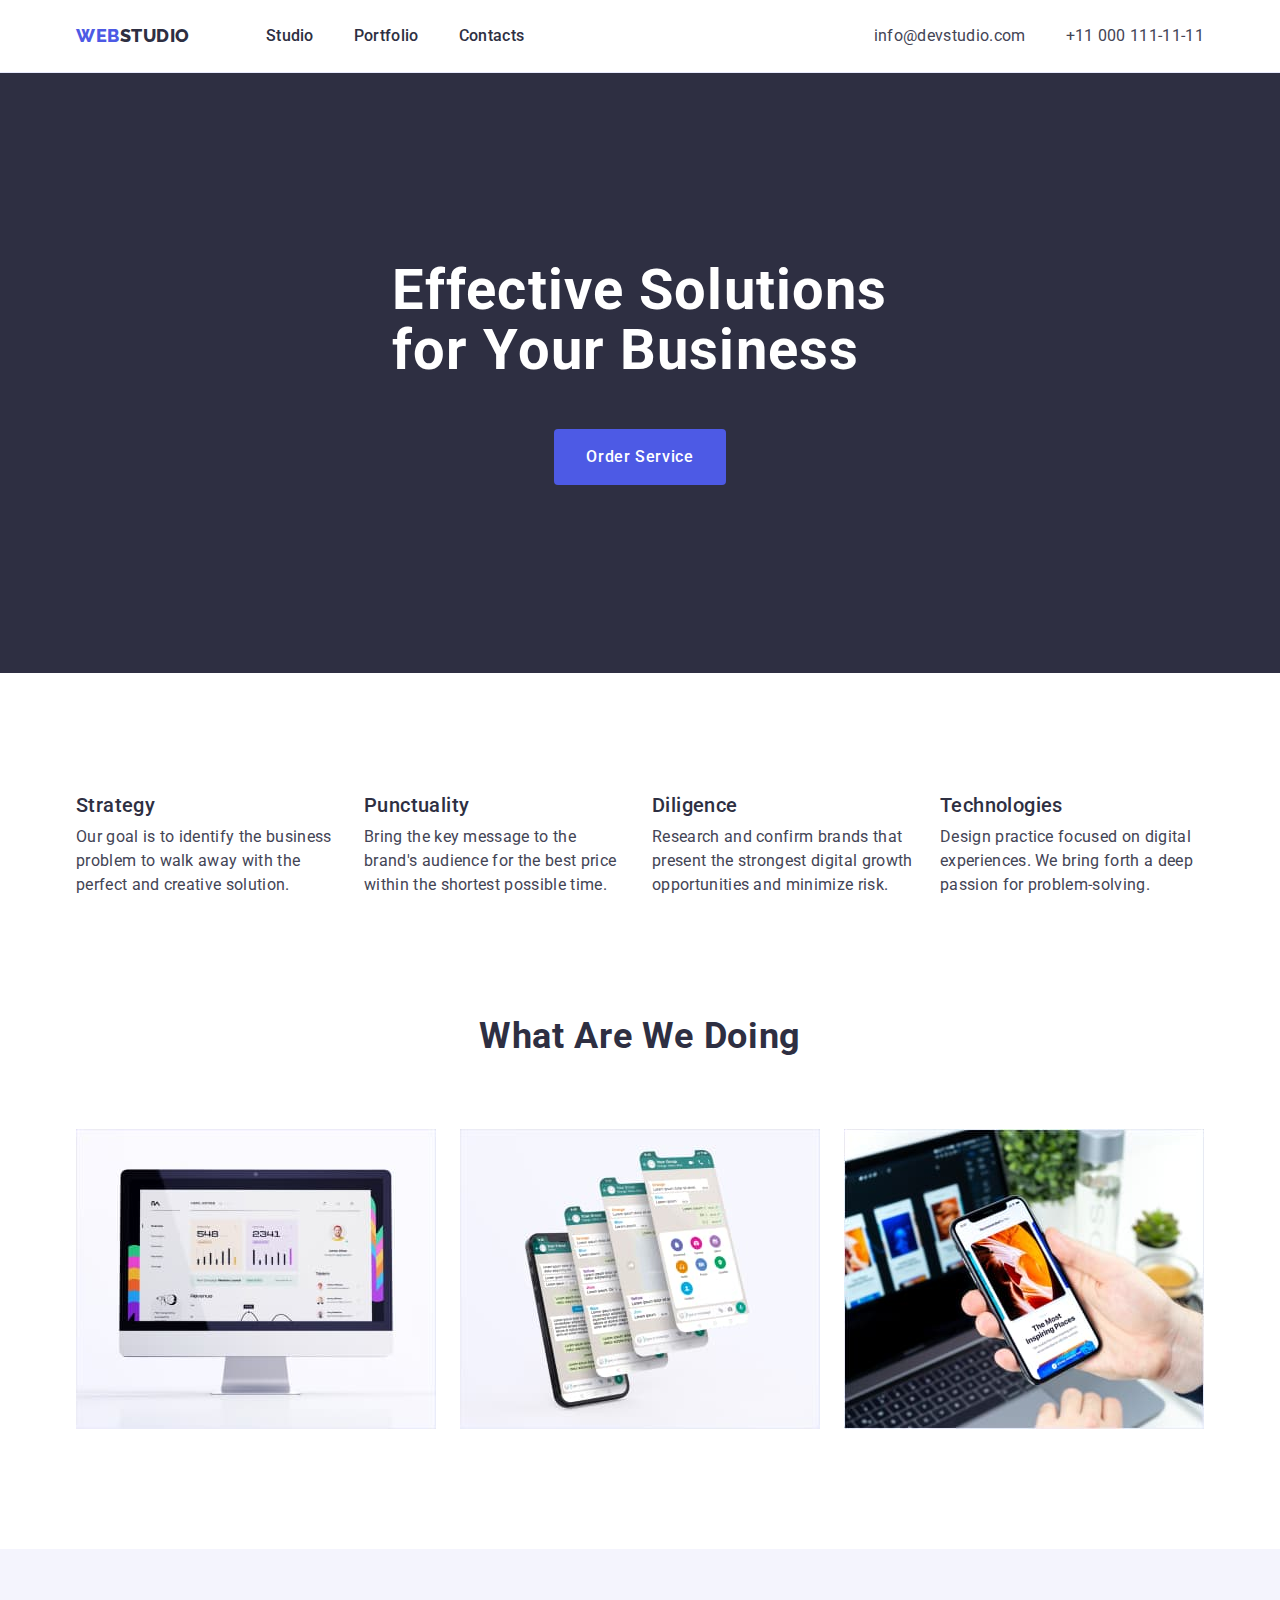
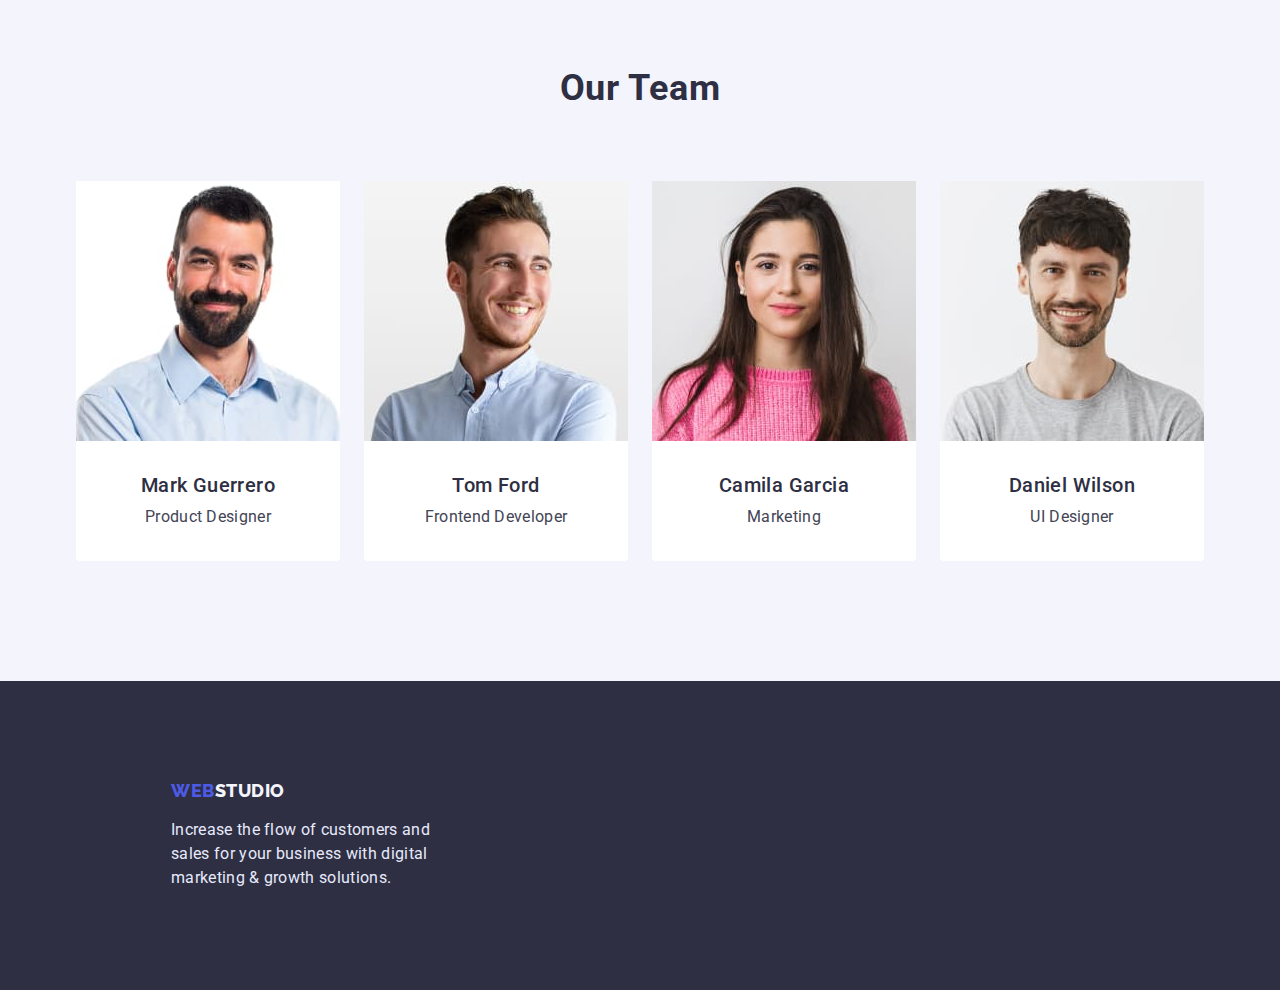
<file: index.html>
<!DOCTYPE html>
<html lang="en">
	<head>
		<meta charset="UTF-8" />
		<meta http-equiv="X-UA-Compatible" content="IE=edge" />
		<meta name="viewport" content="width=device-width, initial-scale=1.0" />
		<title>WebStudio</title>
		<link rel="stylesheet" href="https://cdn.jsdelivr.net/npm/modern-normalize@1.1.0/modern-normalize.min.css" />
		<link rel="stylesheet" href="./css/styles.css" />
		<link rel="preconnect" href="https://fonts.googleapis.com" />
		<link rel="preconnect" href="https://fonts.gstatic.com" crossorigin />
		<link
			href="https://fonts.googleapis.com/css2?family=Raleway:wght@800&family=Roboto:wght@400;500;700&display=swap"
			rel="stylesheet"
		/>
	</head>
	<body>
		<!-- Шапка профіля -->
		<header class="header">
			<div class="container header-container">
				<nav class="header-navigation">
					<a href="./index.html" class="header-logo"> <span>Web</span>Studio</a>
					<ul class="header-list">
						<li class="header-item item"><a href="" class="header-link">Studio</a></li>
						<li class="header-item item"><a href="./portfolio.html" class="header-link">Portfolio</a></li>
						<li class="header-item item"><a href="" class="header-link">Contacts</a></li>
					</ul>
				</nav>
				<address>
					<ul class="header-adress">
						<li class="header-item item"
							><a href="mailto:info@devstudio.com" class="header-contacts">info@devstudio.com </a></li
						>
						<li class="header-item item"><a href="tel:+110001111111" class="header-contacts">+11 000 111-11-11</a></li>
					</ul>
				</address>
			</div>
		</header>
		<!--/ Шапка профіля -->
		<!-- Банер -->
		<main>
			<section class="hero">
				<div class="container hero-container">
					<h1 class="hero-title">Effective Solutions for Your Business</h1>
					<button type="button" class="hero-btn">Order Service</button>
				</div>
			</section>
			<!-- /Банер -->
			<!-- Колонки -->
			<section class="strategy">
				<div class="container">
					<h2 hidden>opus</h2>
					<ul class="strategy-list">
						<li class="strategy-item item">
							<h3 class="strategy-title">Strategy</h3>
							<p class="strategy-description">
								Our goal is to identify the business problem to walk away with the perfect and creative solution.
							</p>
						</li>
						<li class="strategy-item item">
							<h3 class="strategy-title">Punctuality</h3>
							<p class="strategy-description">
								Bring the key message to the brand's audience for the best price within the shortest possible time.
							</p>
						</li>
						<li class="strategy-item item">
							<h3 class="strategy-title">Diligence</h3>
							<p class="strategy-description">
								Research and confirm brands that present the strongest digital growth opportunities and minimize risk.
							</p>
						</li>
						<li class="strategy-item item">
							<h3 class="strategy-title">Technologies</h3>
							<p class="strategy-description">
								Design practice focused on digital experiences. We bring forth a deep passion for problem-solving.
							</p>
						</li>
					</ul>
				</div>
			</section>
			<!-- /Колонки -->
			<!-- Фото -->
			<section class="work">
				<div class="container">
					<h2 class="work-title">What are we doing</h2>
					<ul class="work-list">
						<li class="work-item item">
							<img src="./images/section3_1.jpg" alt="computer" width="360" height="300" />
						</li>
						<li class="work-item item">
							<img src="./images/section3_2.jpg" alt="telephone" width="360" height="300" />
						</li>
						<li class="work-item item">
							<img src="./images/section3_3.jpg" alt="telephone" width="360" height="300" />
						</li>
					</ul>
				</div>
			</section>
			<!-- Our Team -->
			<section class="team">
				<div class="container">
					<h2 class="team-title">Our Team</h2>
					<ul class="team-list">
						<li class="team-item item">
							<img src="./images/section4_1.jpg" alt="Mark Guerrero" width="264" height="260" />
							<h3 class="team-name">Mark Guerrero</h3>
							<p class="team-description">Product Designer</p>
						</li>
						<li class="team-item item">
							<img src="./images/section4_2.jpg" alt="Tom Ford" width="264" height="260" />
							<h3 class="team-name">Tom Ford</h3>
							<p class="team-description">Frontend Developer</p>
						</li>
						<li class="team-item item">
							<img src="./images/section4_3.jpg" alt="Camila Garcia" width="264" height="260" />
							<h3 class="team-name">Camila Garcia</h3>
							<p class="team-description">Marketing</p>
						</li>
						<li class="team-item item">
							<img src="./images/section4_4.jpg" alt="Daniel Wilson" width="264" height="260" />
							<h3 class="team-name">Daniel Wilson</h3>
							<p class="team-description">UI Designer</p>
						</li>
					</ul>
				</div>
			</section>
		</main>
		<footer class="footer">
			<div class="container">
				<a href="./index.html" class="footer-logo"> <span>Web</span>Studio</a>
				<p class="footer-description">
					Increase the flow of customers and sales for your business with digital marketing & growth solutions.
				</p>
			</div>
		</footer>
	</body>
</html>
</file>
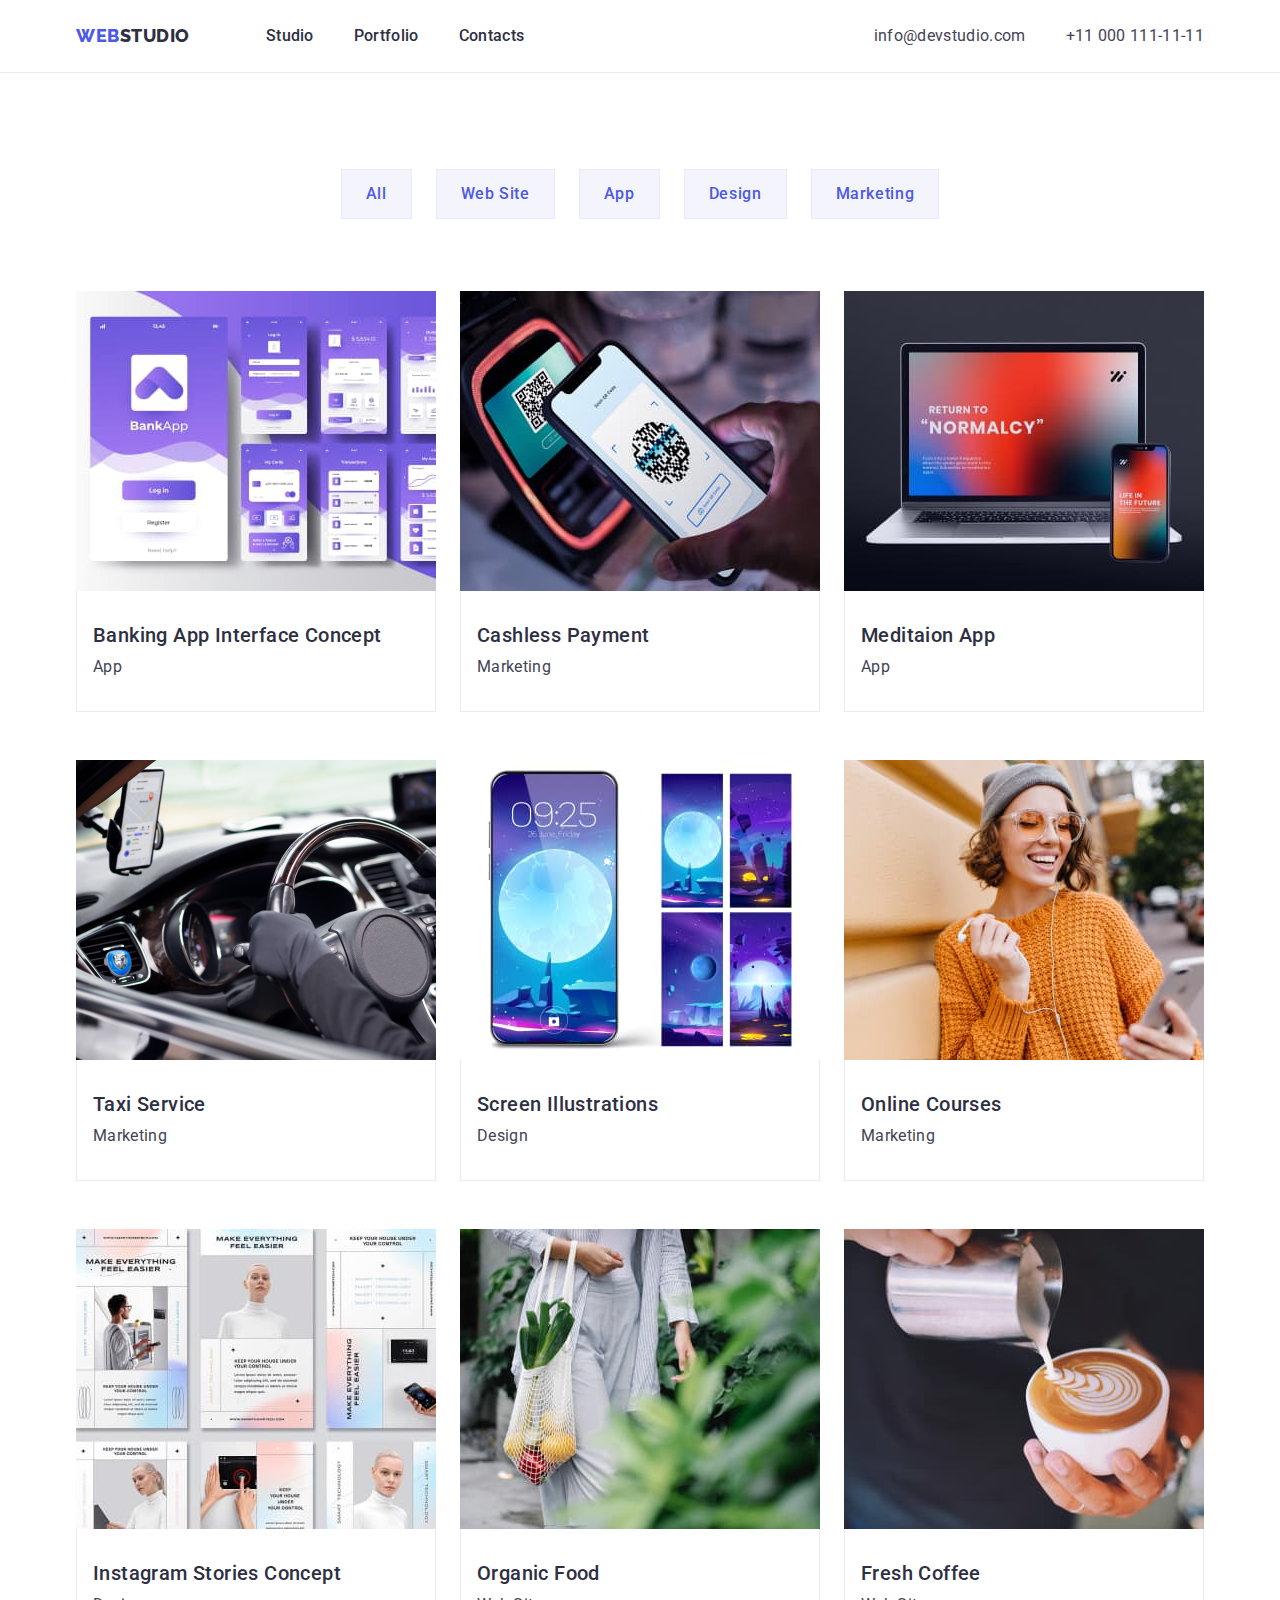
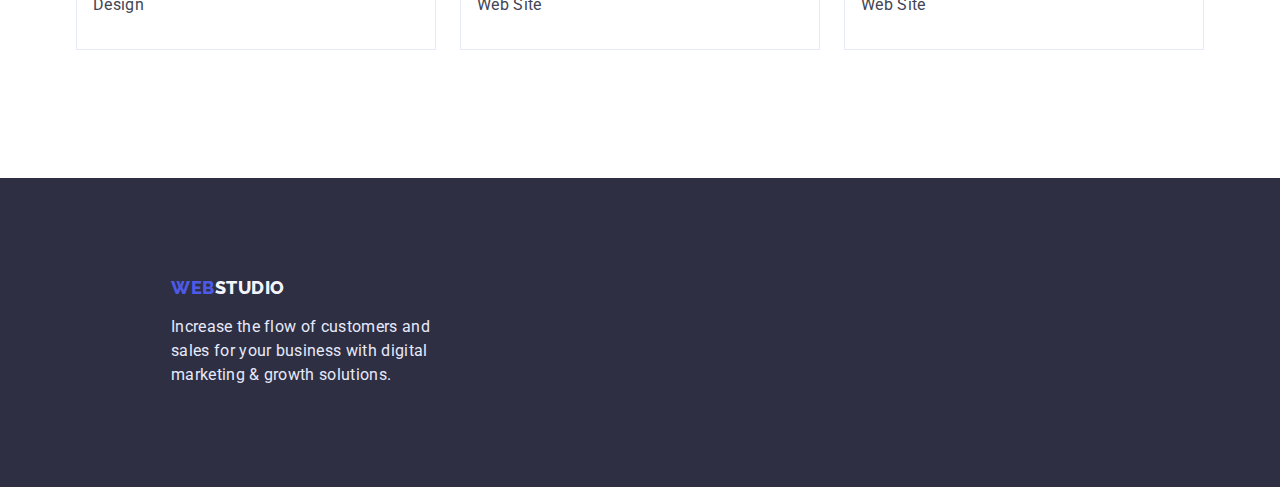
<file: portfolio.html>
<!DOCTYPE html>
<html lang="en">
	<head>
		<meta charset="UTF-8" />
		<meta http-equiv="X-UA-Compatible" content="IE=edge" />
		<meta name="viewport" content="width=device-width, initial-scale=1.0" />
		<title>Portfolio</title>
		<link rel="stylesheet" href="https://cdn.jsdelivr.net/npm/modern-normalize@1.1.0/modern-normalize.min.css" />
		<link rel="stylesheet" href="./css/styles.css" />
		<link rel="preconnect" href="https://fonts.googleapis.com" />
		<link rel="preconnect" href="https://fonts.gstatic.com" crossorigin />
		<link
			href="https://fonts.googleapis.com/css2?family=Raleway:wght@800&family=Roboto:wght@400;500;700&display=swap"
			rel="stylesheet"
		/>
	</head>
	<body>
		<!-- Шапка профіля -->
		<header class="header">
			<div class="container header-container">
				<nav class="header-navigation">
					<a href="./index.html" class="header-logo"> <span>Web</span>Studio</a>
					<ul class="header-list">
						<li class="header-item item"><a href="./index.html" class="header-link">Studio</a></li>
						<li class="header-item item"><a href="" class="header-link">Portfolio</a></li>
						<li class="header-item item"><a href="" class="header-link">Contacts</a></li>
					</ul>
				</nav>
				<address>
					<ul class="header-adress">
						<li class="header-item item"
							><a href="mailto:info@devstudio.com" class="header-contacts">info@devstudio.com</a></li
						>
						<li class="header-item item"><a href="tel:+110001111111" class="header-contacts">+11 000 111-11-11</a></li>
					</ul>
				</address>
			</div>
		</header>
		<!--/ Шапка профіля -->
		<!-- Фільтр -->
		<main>
			<section class="filter">
				<div class="container">
					<h1 hidden>filter</h1>
					<ul class="filter-list">
						<li class="filter-item item"><button type="button" class="filter-btn">All</button></li>
						<li class="filter-item item"><button type="button" class="filter-btn">Web Site</button></li>
						<li class="filter-item item"><button type="button" class="filter-btn">App</button></li>
						<li class="filter-item item"><button type="button" class="filter-btn">Design</button></li>
						<li class="filter-item item"><button type="button" class="filter-btn">Marketing</button></li>
					</ul>
				</div>
			</section>
			<!-- /Фільтр -->
			<!-- Картинки 9 -->
			<section class="services">
				<div class="container">
					<h2 hidden>Services</h2>
					<ul class="service-list">
						<li class="services-item item">
							<article>
								<div class="thumb">
									<img
										src="./images/portfolio_section_1.jpg"
										alt="Banking App Interface Concept"
										width="360"
										height="300"
									/>
								</div>
								<div class="content">
									<h2 class="services-title">Banking App Interface Concept</h2>
									<p class="services-description">App</p>
								</div>
							</article>
						</li>
						<li class="services-item item">
							<article>
								<div class="thumb">
									<img src="./images/portfolio_section_2.jpg" alt="Cashless Payment" width="360" height="300" />
								</div>
								<div class="content">
									<h2 class="services-title">Cashless Payment</h2>
									<p class="services-description">Marketing</p>
								</div>
							</article>
						</li>
						<li class="services-item item">
							<article>
								<div class="thumb">
									<img src="./images/portfolio_section_3.jpg" alt="Meditaion App" width="360" height="300" />
								</div>
								<div class="content">
									<h2 class="services-title">Meditaion App</h2>
									<p class="services-description">App</p>
								</div>
							</article>
						</li>
						<li class="services-item item">
							<article>
								<div class="thumb">
									<img src="./images/portfolio_section_4.png" alt="Taxi Service" width="360" height="300" />
								</div>
								<div class="content">
									<h2 class="services-title">Taxi Service</h2>
									<p class="services-description">Marketing</p>
								</div>
							</article>
						</li>
						<li class="services-item item">
							<article>
								<div class="thumb">
									<img src="./images/portfolio_section_5.jpg" alt="Screen Illustrations" width="360" height="300" />
								</div>
								<div class="content">
									<h2 class="services-title">Screen Illustrations</h2>
									<p class="services-description">Design</p>
								</div>
							</article>
						</li>
						<li class="services-item item">
							<article>
								<div class="thumb">
									<img src="./images/portfolio_section_6.jpg" alt="Online Courses" width="360" height="300" />
								</div>
								<div class="content">
									<h2 class="services-title">Online Courses</h2>
									<p class="services-description">Marketing</p>
								</div>
							</article>
						</li>
						<li class="services-item item">
							<article>
								<div class="thumb">
									<img
										src="./images/portfolio_section_7.jpg"
										alt="Instagram Stories Concept"
										width="360"
										height="300"
									/>
								</div>
								<div class="content">
									<h2 class="services-title">Instagram Stories Concept</h2>
									<p class="services-description">Design</p>
								</div>
							</article>
						</li>
						<li class="services-item item">
							<article>
								<div class="thumb">
									<img src="./images/portfolio_section_8.jpg" alt="Organic Food" width="360" height="300" />
								</div>
								<div class="content">
									<h2 class="services-title">Organic Food</h2>
									<p class="services-description">Web Site</p>
								</div>
							</article>
						</li>
						<li class="services-item item">
							<article>
								<div class="thumb">
									<img src="./images/portfolio_section_9.jpg" alt="Fresh Coffee" width="360" height="300" />
								</div>
								<div class="content">
									<h2 class="services-title">Fresh Coffee</h2>
									<p class="services-description">Web Site</p>
								</div>
							</article>
						</li>
					</ul>
				</div>
			</section>
		</main>
		<!--/ Картинки 9 -->
		<!-- Футер -->
		<footer class="footer">
			<div class="container">
				<a href="./index.html" class="footer-logo"> <span>Web</span>Studio</a>
				<p class="footer-description">
					Increase the flow of customers and sales for your business with digital marketing & growth solutions.
				</p>
			</div>
		</footer>
		<!-- /Футер -->
	</body>
</html>
</file>
<file: css/styles.css>
body {
	font-family: "Roboto", sans-serif;
	color: var(--basic-color);
}
.item {
	list-style: none;
}
:root {
	--logo-color: #4d5ae5;
	--basic-color: #2e2f42;
	--adress-description-color: #434455;
	--title-color: #ffffff;
	--btn-color: #4d5ae5;
	--accent-color: #404bbf;
	--team-background-color: #f4f4fd;
	--footer-description-color: #e7e9fc;
	--footer-logo-color: #f4f4fd;
}
h1,
h2,
h3,
h4,
h5,
h6,
p {
	margin: 0;
}
ol,
ul {
	margin: 0;
	padding: 0;
}
img {
	display: block;
	min-width: 100%;
	height: auto;
}
.container {
	max-width: 1158px;
	margin-right: auto;
	margin-left: auto;
	padding: 0 15px;
}

/* Шапка профіля  */
.header {
	padding: 24px 0;
	border-bottom: 1px solid var(--footer-description-color);
}
.header-container {
	display: flex;
	justify-content: space-between;
}
.header-logo {
	font-family: "Raleway", sans-serif;
	font-weight: 800;
	font-size: 18px;
	line-height: 1.33;
	letter-spacing: 0.03em;
	text-decoration: none;
	text-transform: uppercase;
	color: var(--basic-color);
	margin-right: 76px;
}
.header-logo span {
	color: var(--logo-color);
}
.header-navigation {
	display: flex;
	align-items: center;
}
.header-list {
	display: flex;
	gap: 40px;
}

.header-link:active {
	color: var(--accent-color);
	text-decoration: underline;
}
.header-link {
	font-weight: 500;
	font-size: 16px;
	line-height: 1.5;
	letter-spacing: 0.02em;
	text-decoration: none;
	color: var(--basic-color);
}
.header-adress {
	display: flex;
	gap: 40px;
}

.header-contacts {
	font-size: 16px;
	line-height: 1.5;
	letter-spacing: 0.02em;
	text-decoration: none;
	font-style: normal;
	color: var(--adress-description-color);
	align-items: center;
}
.header-contacts:active {
	color: var(--accent-color);
}
.header-contacts:hover,
.header-contacts:focus {
	color: var(--accent-color);
}
/* Банер */
.hero {
	background-color: var(--basic-color);
	padding: 188px 0;
}
.hero-container {
	display: flex;
	flex-direction: column;
	align-items: center;
}
.hero-title {
	font-size: 56px;
	line-height: 1.07;
	letter-spacing: 0.02em;
	color: var(--title-color);
	width: 496px;
	margin-bottom: 48px;
}
.hero-btn {
	font-family: inherit;
	font-weight: 500;
	font-size: 16px;
	line-height: 1.5;
	display: flex;
	align-items: center;
	letter-spacing: 0.04em;
	background-color: var(--btn-color);
	color: var(--title-color);
	cursor: pointer;
	border-radius: 4px;
	border: none;
	min-width: 169px;
	padding: 16px 32px;
}
.hero-btn:hover,
.hero-btn:focus {
	background-color: var(--accent-color);
}
/* Колонки */
.strategy {
	padding-top: 120px;
}
.strategy-list {
	display: flex;
	gap: 24px;
	flex-wrap: wrap;
}

.strategy-title {
	font-weight: 500;
	font-size: 20px;
	line-height: 1.2;
	letter-spacing: 0.02em;
	margin-bottom: 8px;
}
.strategy-item {
	flex-basis: calc((100% - 72px) / 4);
}
.strategy-description {
	font-size: 16px;
	line-height: 1.5;
	letter-spacing: 0.02em;
	color: var(--adress-description-color);
}
/* Фото */
.work {
	margin: 120px 0;
}

.work-title {
	font-size: 36px;
	line-height: 1.11;
	letter-spacing: 0.02em;
	text-transform: capitalize;
	text-align: center;
	margin-bottom: 72px;
}
.work-list {
	display: flex;
	gap: 24px;
	flex-wrap: wrap;
}
.work-item {
	flex-basis: calc((100% - 48px) / 3);
}
/* Our Team */
.team {
	background-color: var(--team-background-color);
	padding: 120px 0;
}
.team-title {
	font-size: 36px;
	line-height: 1.11;
	letter-spacing: 0.02em;
	text-transform: capitalize;
	text-align: center;
	margin-bottom: 72px;
}
.team-list {
	display: flex;
	gap: 24px;
	flex-wrap: wrap;
}

.team-item {
	background-color: var(--title-color);
	border-radius: 0px 0px 4px 4px;
	flex-basis: calc((100% - 72px) / 4);
}

.team-name {
	font-weight: 500;
	font-size: 20px;
	line-height: 1.2;
	letter-spacing: 0.02em;
	margin-bottom: 8px;
	text-align: center;
	padding-top: 32px;
}
.team-description {
	font-size: 16px;
	line-height: 1.5;
	letter-spacing: 0.02em;
	color: var(--adress-description-color);
	text-align: center;
	padding-bottom: 32px;
}
.footer {
	background-color: var(--basic-color);
	padding: 100px 156px;
}
.footer-logo {
	font-family: "Raleway", sans-serif;
	font-weight: 800;
	font-size: 18px;
	line-height: 1.16;
	letter-spacing: 0.03em;
	text-transform: uppercase;
	text-decoration: none;
	color: var(--footer-logo-color);
}
.footer-logo span {
	color: var(--logo-color);
}
.footer-description {
	font-size: 16px;
	line-height: 1.5;
	letter-spacing: 0.02em;
	color: var(--footer-description-color);
	width: 274px;
	margin-top: 16px;
}
/* Портфоліо */

.filter-list {
	display: flex;
	justify-content: center;
	margin-top: 96px;
	gap: 24px;
	margin-bottom: 72px;
	flex-wrap: wrap;
}

.filter-btn {
	font-weight: 500;
	font-size: 16px;
	line-height: 1.5;
	letter-spacing: 0.04em;
	color: var(--btn-color);
	background-color: var(--team-background-color);
	border: 1px solid var(--footer-description-color);
	min-width: 69px;
	padding: 12px 24px;
	cursor: pointer;
	font-family: inherit;
}
.filter-btn:hover,
.filter-btn:focus {
	background-color: var(--accent-color);
	color: var(--title-color);
}
.services {
	padding-bottom: 128px;
}
.service-list {
	display: flex;
	flex-wrap: wrap;
	gap: 48px 24px;
}
.service-list > .services-item {
	flex-basis: calc((100% - 48px) / 3);
}

.services-title {
	font-weight: 500;
	font-size: 20px;
	line-height: 1.2;
	letter-spacing: 0.02em;
	color: var(--basic-color);
	margin-bottom: 8px;
}

.services-description {
	font-size: 16px;
	line-height: 1.5;
	letter-spacing: 0.02em;
	color: var(--adress-description-color);
}
.services-description:active {
	color: var(--accent-color);
	text-decoration: underline;
}
.content {
	border: 1px solid #e7e9fc;
	border-top: 0;
	padding: 32px 16px;
}
</file>
